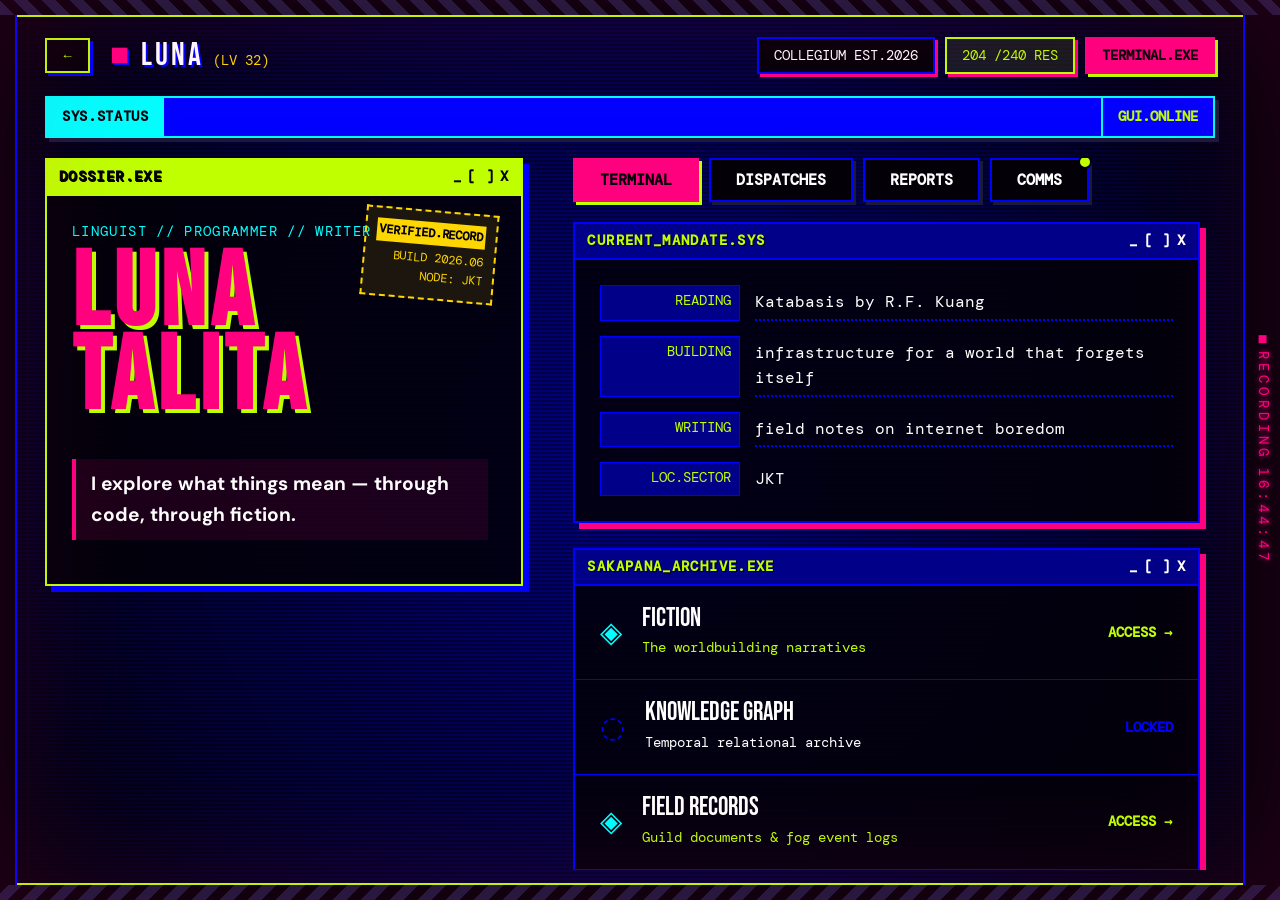
<file: index.html>
<!DOCTYPE html>
<html lang="en">
<head>
    <meta charset="UTF-8">
    <meta name="viewport" content="width=device-width, initial-scale=1.0">
    <title>Sakapana Terminal — LUNA</title>
    <link rel="stylesheet" href="styles/global.css">
    <link rel="preconnect" href="https://fonts.googleapis.com">
    <link rel="preconnect" href="https://fonts.gstatic.com" crossorigin>
    <link href="https://fonts.googleapis.com/css2?family=Bebas+Neue&family=DM+Mono&family=DM+Sans:ital,wght@0,400..700;1,400..700&display=swap" rel="stylesheet">
</head>
<body data-fog="none">
    
    <!-- Technical Frame Overlays -->
    <div class="tech-frame frame-top"></div>
    <div class="tech-frame frame-bottom"></div>
    <div class="tech-frame frame-left"></div>
    <div class="tech-frame frame-right">
        <div class="hud-rec-edge"><span class="pip"></span> RECORDING <span id="clock">[time]</span></div>
    </div>

    <div id="app-container">
        
        <!-- System Bar -->
        <header class="sys-bar">
            <div class="sys-left">
                <button class="sys-btn back-btn" aria-label="Go Back">←</button>
                <div class="sys-id"><span class="moth-glyph crimson">■</span> LUNA <span class="sys-lv">(LV <span id="age">27</span>)</span></div>
            </div>
            <div class="sys-right">
                <div class="sys-pill est-badge">COLLEGIUM EST.2026</div>
                <div class="sys-pill telemetry-res capsule-res"><span id="res-value">0</span>/240 RES</div>
                <div class="sys-pill nav-active">TERMINAL.EXE</div>
            </div>
        </header>

        <!-- Civic Notice Bar -->
        <div class="chrono-feed-wrapper">
            <div class="chrono-label">SYS.STATUS</div>
            <div class="ticker-viewport">
                <div class="chrono-ticker" id="ticker">
                    <span class="ticker-item" id="ticker-date"></span>
                    <span class="ticker-item" id="ticker-moon"></span>
                    <span class="ticker-item">WARD 1 // SEC.JKT // STABLE</span>
                    <span class="ticker-item telemetry-sig">SIG.100</span>
                </div>
            </div>
            <div class="chrono-edge">GUI.ONLINE</div>
        </div>

        <main class="dashboard-grid page-transition">
            
            <div class="dash-left">
                <!-- Identity Panel -->
                <section class="panel identity-panel">
                    <div class="panel-header">
                        <span class="panel-title">DOSSIER.EXE</span>
                        <div class="panel-controls"><span>_</span> <span>[ ]</span> <span>X</span></div>
                    </div>
                    <div class="panel-content">
                        <div class="role-tags">LINGUIST // PROGRAMMER // WRITER</div>
                        <h1 class="hero-name">LUNA<br>TALITA</h1>
                        
                        <div class="identity-stamp">
                            <span class="stamp-title">VERIFIED.RECORD</span>
                            BUILD 2026.06<br>NODE: JKT
                        </div>
                        
                        <p class="tagline">I explore what things mean — through code, through fiction.</p>
                    </div>
                </section>
            </div>

            <div class="dash-right">
                <!-- Top Nav Pills -->
                <nav class="pill-nav">
                    <a href="index.html" class="nav-pill active">TERMINAL</a>
                    <a href="writing.html" class="nav-pill">DISPATCHES</a>
                    <a href="work.html" class="nav-pill">REPORTS</a>
                    <a href="contact.html" class="nav-pill">COMMS <span class="notification-dot"></span></a>
                </nav>

                <!-- Currently Panel (Moved from left) -->
                <section class="panel currently-panel">
                    <div class="panel-header">
                        <span class="panel-title">CURRENT_MANDATE.SYS</span>
                        <div class="panel-controls"><span>_</span> <span>[ ]</span> <span>X</span></div>
                    </div>
                    <div class="panel-content currently-grid">
                        <div class="curr-label">READING</div>
                        <div class="curr-val">Katabasis by R.F. Kuang</div>
                        
                        <div class="curr-label">BUILDING</div>
                        <div class="curr-val">infrastructure for a world that forgets itself</div>
                        
                        <div class="curr-label">WRITING</div>
                        <div class="curr-val">field notes on internet boredom</div>
                        
                        <div class="curr-label">LOC.SECTOR</div>
                        <div class="curr-val" style="border-bottom:none;">JKT</div>
                    </div>
                </section>

                <section class="panel" id="sakapana-archive">
                    <div class="panel-header">
                        <span class="panel-title">SAKAPANA_ARCHIVE.EXE</span>
                        <div class="panel-controls"><span>_</span> <span>[ ]</span> <span>X</span></div>
                    </div>
                    <div class="panel-content" style="padding:0;">
                        <div class="archive-entries">

                            <a class="archive-row" href="./sakapana/fiction/">
                            <div class="archive-sigil">◈</div>
                            <div class="archive-info">
                                <div class="archive-name">FICTION</div>
                                <div class="archive-desc">The worldbuilding narratives</div>
                            </div>
                            <div class="archive-status active">ACCESS →</div>
                            </a>

                            <div class="archive-row locked">
                            <div class="archive-sigil">◌</div>
                            <div class="archive-info">
                                <div class="archive-name">KNOWLEDGE GRAPH</div>
                                <div class="archive-desc">Temporal relational archive</div>
                            </div>
                            <div class="archive-status pending">LOCKED</div>
                            </div>

                            <a class="archive-row" href="./sakapana/field-records/">
                            <div class="archive-sigil">◈</div>
                            <div class="archive-info">
                                <div class="archive-name">FIELD RECORDS</div>
                                <div class="archive-desc">Guild documents &amp; fog event logs</div>
                            </div>
                            <div class="archive-status active">ACCESS →</div>
                            </a>

                            <div class="archive-row locked">
                            <div class="archive-sigil">◌</div>
                            <div class="archive-info">
                                <div class="archive-name">CARTOGRAPHER'S LOG</div>
                                <div class="archive-desc">Lyra's incomplete maps</div>
                            </div>
                            <div class="archive-status pending">LOCKED</div>
                            </div>

                        </div>
                    </div>
                </section>
            </div>
            
        </main>
    </div>
    
    <script src="scripts/fx.js"></script>
</body>
</html>
</file>
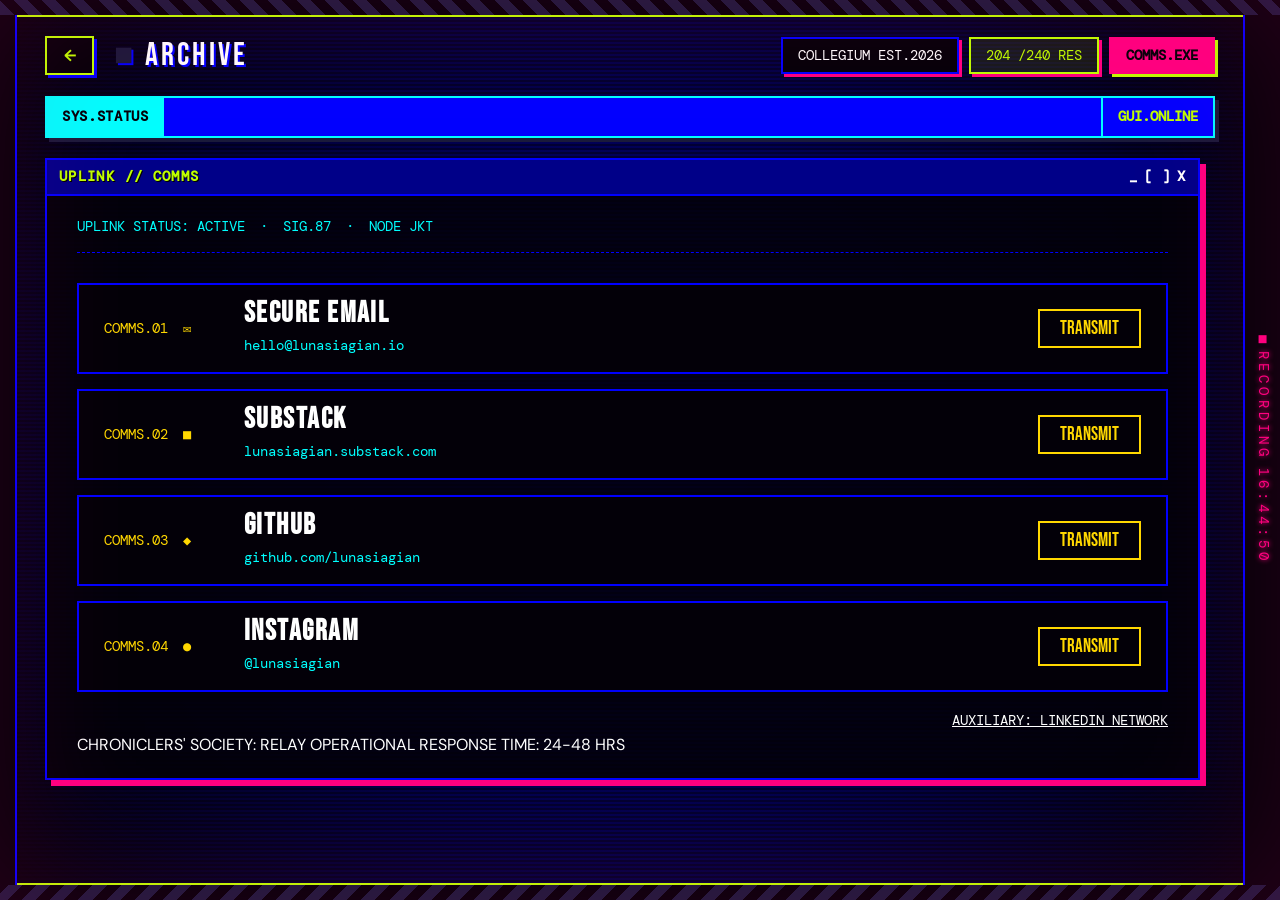
<file: contact.html>
<!DOCTYPE html>
<html lang="en">
<head>
    <meta charset="UTF-8">
    <meta name="viewport" content="width=device-width, initial-scale=1.0">
    <title>COMMS — Sakapana Terminal</title>
    <link rel="stylesheet" href="styles/global.css">
    <link rel="preconnect" href="https://fonts.googleapis.com">
    <link rel="preconnect" href="https://fonts.gstatic.com" crossorigin>
    <link href="https://fonts.googleapis.com/css2?family=Bebas+Neue&family=DM+Mono&family=DM+Sans:ital,wght@0,400..700;1,400..700&display=swap" rel="stylesheet">
</head>
<body data-fog="none">
    
    <div class="tech-frame frame-top"></div>
    <div class="tech-frame frame-bottom"></div>
    <div class="tech-frame frame-left"></div>
    <div class="tech-frame frame-right">
        <div class="hud-rec-edge"><span class="pip"></span> RECORDING <span id="clock">[time]</span></div>
    </div>

    <div id="app-container">
        <header class="sys-bar">
            <div class="sys-left">
                <a href="index.html" class="sys-btn back-btn" style="text-decoration:none;">←</a>
                <div class="sys-id"><span class="moth-glyph grey">■</span> ARCHIVE </div>
            </div>
            <div class="sys-right">
                <div class="sys-pill est-badge">COLLEGIUM EST.2026</div>
                <div class="sys-pill telemetry-res capsule-res"><span id="res-value">0</span>/240 RES</div>
                <div class="sys-pill nav-active">COMMS.EXE</div>
            </div>
        </header>

        <div class="chrono-feed-wrapper">
            <div class="chrono-label">SYS.STATUS</div>
            <div class="ticker-viewport">
                <div class="chrono-ticker">
                    <span class="ticker-item" id="ticker-date"></span>
                    <span class="ticker-item" id="ticker-moon"></span>
                    <span class="ticker-item telemetry-sig">SIG.100</span>
                </div>
            </div>
            <div class="chrono-edge">GUI.ONLINE</div>
        </div>

        <main class="dashboard-grid page-transition">
            <div class="dash-left" style="grid-column: 1 / -1;">
                <section class="panel">
                    <div class="panel-header">
                        <span class="panel-title">UPLINK // COMMS</span>
                        <div class="panel-controls"><span>_</span> <span>[ ]</span> <span>X</span></div>
                    </div>
                    <div class="panel-content comms-container">
                        
                        <div class="comms-header-status">
                            <span>UPLINK STATUS: ACTIVE</span>
                            <span>·</span>
                            <span class="telemetry-sig">SIG.100</span>
                            <span>·</span>
                            <span>NODE JKT</span>
                        </div>

                        <div class="comms-list">
                            <a href="mailto:hello@lunasiagian.io" class="comms-row">
                                <div class="comms-left">
                                    <span>COMMS.01</span>
                                    <span class="moth-glyph">✉</span>
                                </div>
                                <div class="comms-middle">
                                    <h3>SECURE EMAIL</h3>
                                    <p>hello@lunasiagian.io</p>
                                </div>
                                <div class="comms-right">
                                    <button class="transmit-btn">TRANSMIT</button>
                                </div>
                            </a>

                            <a href="https://lunasiagian.substack.com" target="_blank" class="comms-row">
                                <div class="comms-left">
                                    <span>COMMS.02</span>
                                    <span class="moth-glyph">■</span>
                                </div>
                                <div class="comms-middle">
                                    <h3>SUBSTACK</h3>
                                    <p>lunasiagian.substack.com</p>
                                </div>
                                <div class="comms-right">
                                    <button class="transmit-btn">TRANSMIT</button>
                                </div>
                            </a>

                            <a href="https://github.com/lunasiagian" target="_blank" class="comms-row">
                                <div class="comms-left">
                                    <span>COMMS.03</span>
                                    <span class="moth-glyph">◆</span>
                                </div>
                                <div class="comms-middle">
                                    <h3>GITHUB</h3>
                                    <p>github.com/lunasiagian</p>
                                </div>
                                <div class="comms-right">
                                    <button class="transmit-btn">TRANSMIT</button>
                                </div>
                            </a>

                            <a href="https://instagram.com/lunasiagian" target="_blank" class="comms-row">
                                <div class="comms-left">
                                    <span>COMMS.04</span>
                                    <span class="moth-glyph">●</span>
                                </div>
                                <div class="comms-middle">
                                    <h3>INSTAGRAM</h3>
                                    <p>@lunasiagian</p>
                                </div>
                                <div class="comms-right">
                                    <button class="transmit-btn">TRANSMIT</button>
                                </div>
                            </a>
                        </div>

                        <div class="comms-linkedin">
                            <a href="https://linkedin.com/in/lunasiagian" target="_blank">AUXILIARY: LINKEDIN NETWORK</a>
                        </div>
                        
                        <div class="comms-footer">
                            <span>CHRONICLERS' SOCIETY: RELAY OPERATIONAL</span>
                            <span>RESPONSE TIME: 24-48 HRS</span>
                        </div>

                    </div>
                </section>
            </div>
        </main>
    </div>
    
    <script src="scripts/fx.js"></script>
</body>
</html>
</file>
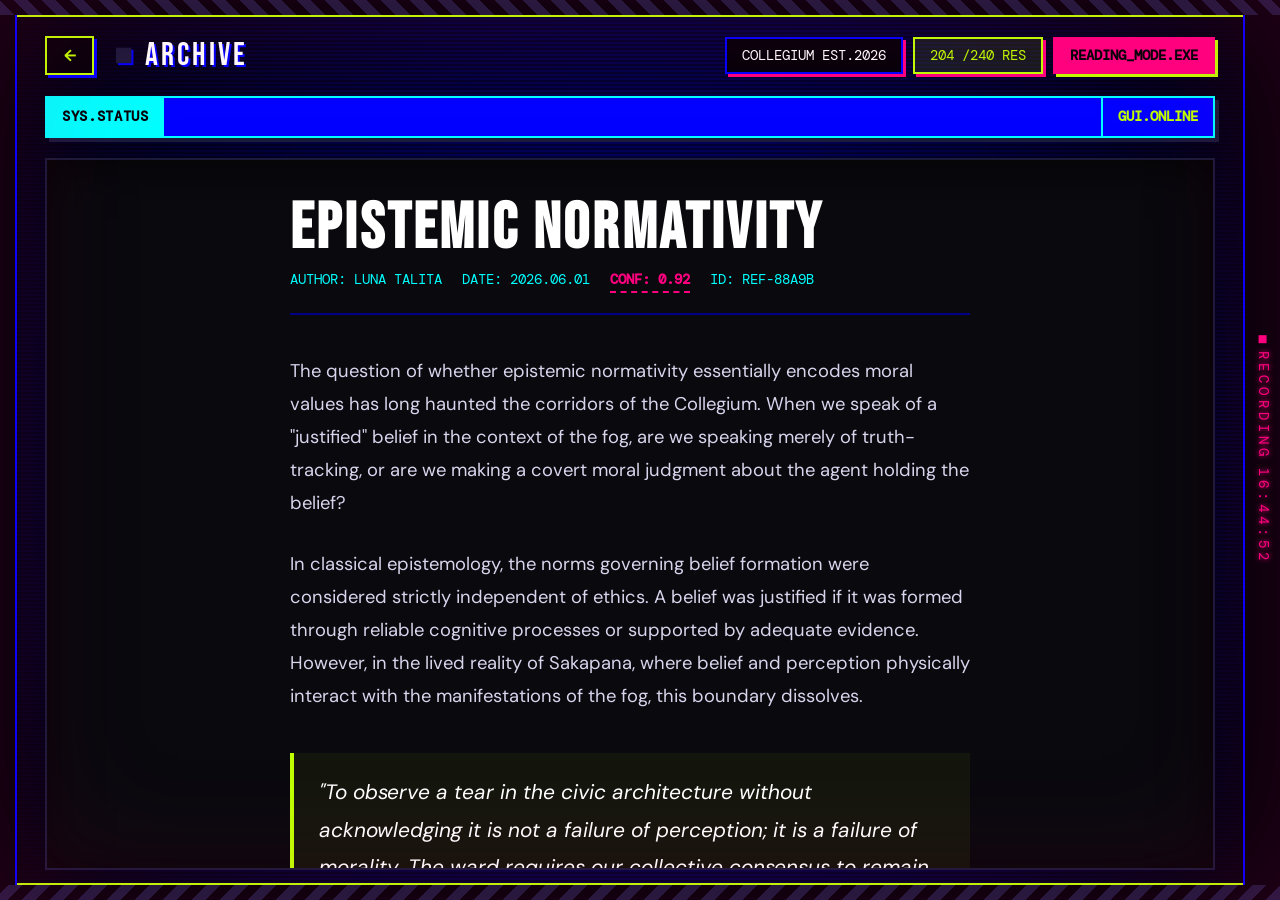
<file: dispatch-entry.html>
<!DOCTYPE html>
<html lang="en">
<head>
    <meta charset="UTF-8">
    <meta name="viewport" content="width=device-width, initial-scale=1.0">
    <title>Epistemic Normativity — Sakapana Terminal</title>
    <link rel="stylesheet" href="styles/global.css">
    <link rel="preconnect" href="https://fonts.googleapis.com">
    <link rel="preconnect" href="https://fonts.gstatic.com" crossorigin>
    <link href="https://fonts.googleapis.com/css2?family=Bebas+Neue&family=DM+Mono&family=DM+Sans:ital,wght@0,400..700;1,400..700&display=swap" rel="stylesheet">
</head>
<body data-fog="none">
    
    <div class="tech-frame frame-top"></div>
    <div class="tech-frame frame-bottom"></div>
    <div class="tech-frame frame-left"></div>
    <div class="tech-frame frame-right">
        <div class="hud-rec-edge"><span class="pip"></span> RECORDING <span id="clock">[time]</span></div>
    </div>

    <div id="app-container">
        <header class="sys-bar">
            <div class="sys-left">
                <a href="writing.html" class="sys-btn back-btn" style="text-decoration:none;">←</a>
                <div class="sys-id"><span class="moth-glyph grey">■</span> ARCHIVE </div>
            </div>
            <div class="sys-right">
                <div class="sys-pill est-badge">COLLEGIUM EST.2026</div>
                <div class="sys-pill telemetry-res capsule-res"><span id="res-value">0</span>/240 RES</div>
                <div class="sys-pill nav-active">READING_MODE.EXE</div>
            </div>
        </header>

        <div class="chrono-feed-wrapper">
            <div class="chrono-label">SYS.STATUS</div>
            <div class="ticker-viewport">
                <div class="chrono-ticker">
                    <span class="ticker-item" id="ticker-date"></span>
                    <span class="ticker-item" id="ticker-moon"></span>
                    <span class="ticker-item telemetry-sig">SIG.100</span>
                </div>
            </div>
            <div class="chrono-edge">GUI.ONLINE</div>
        </div>

        <main class="dashboard-grid page-transition" style="display: flex;">
            <div class="document-viewer">
                <header class="doc-header">
                    <h1 class="doc-title">EPISTEMIC NORMATIVITY</h1>
                    <div class="doc-meta">
                        <span>AUTHOR: LUNA TALITA</span>
                        <span>DATE: 2026.06.01</span>
                        <span class="fog-uncertain" data-conf="0.92">CONF: 0.92</span>
                        <span>ID: REF-88A9B</span>
                    </div>
                </header>

                <div class="doc-body">
                    <p>The question of whether epistemic normativity essentially encodes moral values has long haunted the corridors of the Collegium. When we speak of a "justified" belief in the context of the fog, are we speaking merely of truth-tracking, or are we making a covert moral judgment about the agent holding the belief?</p>

                    <p>In classical epistemology, the norms governing belief formation were considered strictly independent of ethics. A belief was justified if it was formed through reliable cognitive processes or supported by adequate evidence. However, in the lived reality of Sakapana, where belief and perception physically interact with the manifestations of the fog, this boundary dissolves.</p>

                    <blockquote>
                        "To observe a tear in the civic architecture without acknowledging it is not a failure of perception; it is a failure of morality. The ward requires our collective consensus to remain stable."<br>
                        — <em>Collegium Primer, Volume II</em>
                    </blockquote>

                    <p>Consider the phenomenon of a <a href="#">Class IV manifestation</a>. If a Surveyor refuses to believe their telemetry data, dismissing a massive structural anomaly as a sensor glitch, their epistemic failure has immediate, catastrophic moral consequences. The collapse of the ward is directly precipitated by the failure to adhere to the epistemic norm of evidence-responsiveness.</p>

                    <p>It is my contention that within this architecture, there is no purely epistemic failure. To believe falsely, when the truth is physically binding the civic infrastructure together, is an act of civic betrayal. The 'ought' of belief is inextricably bound to the 'ought' of survival.</p>

                    <p>We must therefore reconstruct our understanding of logic not as a mere abstract calculus of truth values, but as the foundational ethics of our physical reality. To be illogical here is not merely to be wrong; it is to be dangerous.</p>
                </div>
            </div>
        </main>
    </div>
    
    <script src="scripts/fx.js"></script>
</body>
</html>
</file>
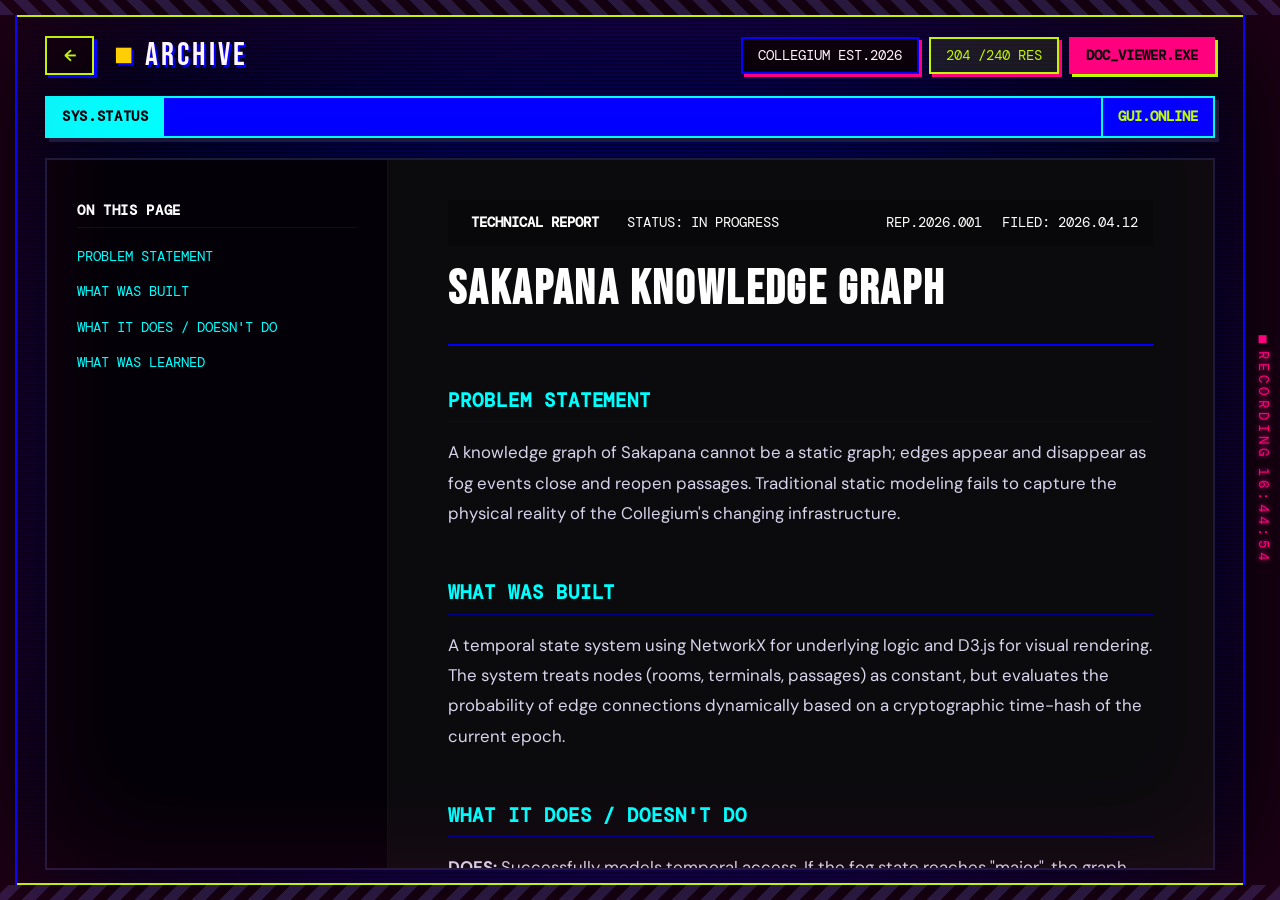
<file: report-entry.html>
<!DOCTYPE html>
<html lang="en">
<head>
    <meta charset="UTF-8">
    <meta name="viewport" content="width=device-width, initial-scale=1.0">
    <title>Sakapana Knowledge Graph — Sakapana Terminal</title>
    <link rel="stylesheet" href="styles/global.css">
    <link rel="preconnect" href="https://fonts.googleapis.com">
    <link rel="preconnect" href="https://fonts.gstatic.com" crossorigin>
    <link href="https://fonts.googleapis.com/css2?family=Bebas+Neue&family=DM+Mono&family=DM+Sans:ital,wght@0,400..700;1,400..700&display=swap" rel="stylesheet">
</head>
<body data-fog="none">
    
    <div class="tech-frame frame-top"></div>
    <div class="tech-frame frame-bottom"></div>
    <div class="tech-frame frame-left"></div>
    <div class="tech-frame frame-right">
        <div class="hud-rec-edge"><span class="pip"></span> RECORDING <span id="clock">[time]</span></div>
    </div>

    <div id="app-container">
        <header class="sys-bar">
            <div class="sys-left">
                <a href="work.html" class="sys-btn back-btn" style="text-decoration:none;">←</a>
                <div class="sys-id"><span class="moth-glyph amber">■</span> ARCHIVE </div>
            </div>
            <div class="sys-right">
                <div class="sys-pill est-badge">COLLEGIUM EST.2026</div>
                <div class="sys-pill telemetry-res capsule-res"><span id="res-value">0</span>/240 RES</div>
                <div class="sys-pill nav-active">DOC_VIEWER.EXE</div>
            </div>
        </header>

        <div class="chrono-feed-wrapper">
            <div class="chrono-label">SYS.STATUS</div>
            <div class="ticker-viewport">
                <div class="chrono-ticker">
                    <span class="ticker-item" id="ticker-date"></span>
                    <span class="ticker-item" id="ticker-moon"></span>
                    <span class="ticker-item telemetry-sig">SIG.100</span>
                </div>
            </div>
            <div class="chrono-edge">GUI.ONLINE</div>
        </div>

        <main class="dashboard-grid page-transition" style="display: flex;">
            <div class="report-document">
                
                <!-- Programming Docs Sidebar -->
                <aside class="report-sidebar">
                    <nav class="report-toc">
                        <h3>ON THIS PAGE</h3>
                        <ul>
                            <li><a href="#problem">PROBLEM STATEMENT</a></li>
                            <li><a href="#build">WHAT WAS BUILT</a></li>
                            <li><a href="#limits">WHAT IT DOES / DOESN'T DO</a></li>
                            <li><a href="#learned">WHAT WAS LEARNED</a></li>
                        </ul>
                    </nav>
                </aside>

                <!-- Documentation Content Pane -->
                <div class="report-content-pane">
                    <header class="report-cover">
                        <div class="report-cover-meta">
                            <div class="report-cover-meta-left">
                                <span class="report-tag">TECHNICAL REPORT</span>
                                <span>STATUS: IN PROGRESS</span>
                            </div>
                            <div class="report-cover-meta-right">
                                <span>REP.2026.001</span>
                                <span>FILED: 2026.04.12</span>
                            </div>
                        </div>
                        <h1 class="report-cover-title">SAKAPANA KNOWLEDGE GRAPH</h1>
                    </header>

                    <div class="report-body">
                        <section class="report-section" id="problem">
                            <h2 class="report-section-label">PROBLEM STATEMENT</h2>
                            <p>A knowledge graph of Sakapana cannot be a static graph; edges appear and disappear as fog events close and reopen passages. Traditional static modeling fails to capture the physical reality of the Collegium's changing infrastructure.</p>
                        </section>

                        <section class="report-section" id="build">
                            <h2 class="report-section-label">WHAT WAS BUILT</h2>
                            <p>A temporal state system using NetworkX for underlying logic and D3.js for visual rendering. The system treats nodes (rooms, terminals, passages) as constant, but evaluates the probability of edge connections dynamically based on a cryptographic time-hash of the current epoch.</p>
                        </section>

                        <section class="report-section" id="limits">
                            <h2 class="report-section-label">WHAT IT DOES / DOESN'T DO</h2>
                            <p><strong>DOES:</strong> Successfully models temporal access. If the fog state reaches "major", the graph isolates the outer wards automatically.<br>
                            <strong>DOESN'T:</strong> The system does not yet support full text search on node metadata, limiting its use as a primary archival tool.</p>
                        </section>

                        <section class="report-section report-insight" id="learned">
                            <h2 class="report-section-label">WHAT WAS LEARNED</h2>
                            <p>When you build a system where the data structure physically alters itself based on environmental conditions, you stop treating it like a database and start treating it like an organism. The logic required to manage "disappearing data" without triggering system fatal errors taught me that graceful degradation isn't just a UI principle—it's a fundamental architectural requirement for resilient systems.</p>
                        </section>
                    </div>
                    
                    <footer class="report-footer">
                        <a href="#" class="report-btn">LIVE DEMO ↗</a>
                        <a href="#" class="report-btn" style="background:transparent; border-color:var(--royal); color:var(--cyan);">GITHUB REPO ↗</a>
                    </footer>
                </div>

            </div>
        </main>
    </div>
    
    <script src="scripts/fx.js"></script>
</body>
</html>
</file>
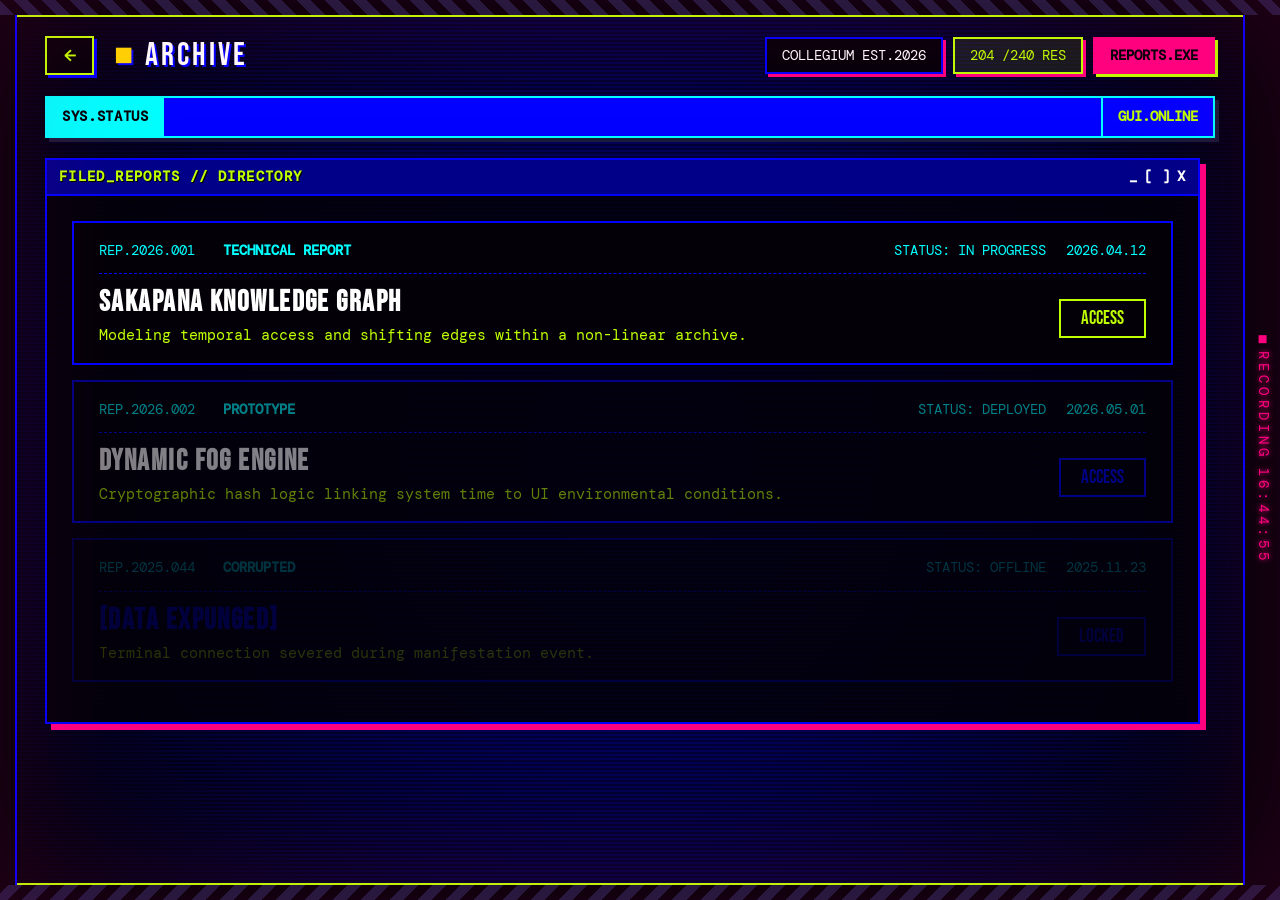
<file: work.html>
<!DOCTYPE html>
<html lang="en">
<head>
    <meta charset="UTF-8">
    <meta name="viewport" content="width=device-width, initial-scale=1.0">
    <title>Reports — Sakapana Terminal</title>
    <link rel="stylesheet" href="styles/global.css">
    <link rel="preconnect" href="https://fonts.googleapis.com">
    <link rel="preconnect" href="https://fonts.gstatic.com" crossorigin>
    <link href="https://fonts.googleapis.com/css2?family=Bebas+Neue&family=DM+Mono&family=DM+Sans:ital,wght@0,400..700;1,400..700&display=swap" rel="stylesheet">
</head>
<body data-fog="none">
    
    <div class="tech-frame frame-top"></div>
    <div class="tech-frame frame-bottom"></div>
    <div class="tech-frame frame-left"></div>
    <div class="tech-frame frame-right">
        <div class="hud-rec-edge"><span class="pip"></span> RECORDING <span id="clock">[time]</span></div>
    </div>

    <div id="app-container">
        <header class="sys-bar">
            <div class="sys-left">
                <a href="index.html" class="sys-btn back-btn" style="text-decoration:none;">←</a>
                <div class="sys-id"><span class="moth-glyph amber">■</span> ARCHIVE </div>
            </div>
            <div class="sys-right">
                <div class="sys-pill est-badge">COLLEGIUM EST.2026</div>
                <div class="sys-pill telemetry-res capsule-res"><span id="res-value">0</span>/240 RES</div>
                <div class="sys-pill nav-active">REPORTS.EXE</div>
            </div>
        </header>

        <div class="chrono-feed-wrapper">
            <div class="chrono-label">SYS.STATUS</div>
            <div class="ticker-viewport">
                <div class="chrono-ticker">
                    <span class="ticker-item" id="ticker-date"></span>
                    <span class="ticker-item" id="ticker-moon"></span>
                    <span class="ticker-item telemetry-sig">SIG.100</span>
                </div>
            </div>
            <div class="chrono-edge">GUI.ONLINE</div>
        </div>

        <main class="dashboard-grid page-transition">
            <div class="dash-left" style="grid-column: 1 / -1;">
                <section class="panel">
                    <div class="panel-header">
                        <span class="panel-title">FILED_REPORTS // DIRECTORY</span>
                        <div class="panel-controls"><span>_</span> <span>[ ]</span> <span>X</span></div>
                    </div>
                    <div class="panel-content subpage-container" style="padding: 25px;">
                        
                        <div class="report-list">
                            <!-- Report 1 -->
                            <a href="report-entry.html" class="report-card">
                                <div class="report-card-top">
                                    <div class="report-cover-meta-left">
                                        <span>REP.2026.001</span>
                                        <span class="report-tag">TECHNICAL REPORT</span>
                                    </div>
                                    <div class="report-cover-meta-right">
                                        <span>STATUS: IN PROGRESS</span>
                                        <span>2026.04.12</span>
                                    </div>
                                </div>
                                <div class="report-card-middle">
                                    <div class="report-card-info">
                                        <h3>SAKAPANA KNOWLEDGE GRAPH</h3>
                                        <p>Modeling temporal access and shifting edges within a non-linear archive.</p>
                                    </div>
                                    <div class="report-card-action">
                                        <button class="transmit-btn">ACCESS</button>
                                    </div>
                                </div>
                            </a>
                            
                            <!-- Report 2 -->
                            <a href="#" class="report-card" style="opacity: 0.5;">
                                <div class="report-card-top">
                                    <div class="report-cover-meta-left">
                                        <span>REP.2026.002</span>
                                        <span class="report-tag">PROTOTYPE</span>
                                    </div>
                                    <div class="report-cover-meta-right">
                                        <span>STATUS: DEPLOYED</span>
                                        <span>2026.05.01</span>
                                    </div>
                                </div>
                                <div class="report-card-middle">
                                    <div class="report-card-info">
                                        <h3>DYNAMIC FOG ENGINE</h3>
                                        <p>Cryptographic hash logic linking system time to UI environmental conditions.</p>
                                    </div>
                                    <div class="report-card-action">
                                        <button class="transmit-btn" style="border-color:var(--royal); color:var(--royal);">ACCESS</button>
                                    </div>
                                </div>
                            </a>

                            <!-- Report 3 -->
                            <a href="#" class="report-card" style="opacity: 0.2; pointer-events: none;">
                                <div class="report-card-top">
                                    <div class="report-cover-meta-left">
                                        <span>REP.2025.044</span>
                                        <span class="report-tag" style="background:var(--crimson);">CORRUPTED</span>
                                    </div>
                                    <div class="report-cover-meta-right">
                                        <span>STATUS: OFFLINE</span>
                                        <span>2025.11.23</span>
                                    </div>
                                </div>
                                <div class="report-card-middle">
                                    <div class="report-card-info">
                                        <h3 style="color:var(--royal);">[DATA EXPUNGED]</h3>
                                        <p>Terminal connection severed during manifestation event.</p>
                                    </div>
                                    <div class="report-card-action">
                                        <button class="transmit-btn" style="border-color:var(--royal); color:var(--royal);">LOCKED</button>
                                    </div>
                                </div>
                            </a>
                        </div>

                    </div>
                </section>
            </div>
        </main>
    </div>
    
    <script src="scripts/fx.js"></script>
</body>
</html>
</file>
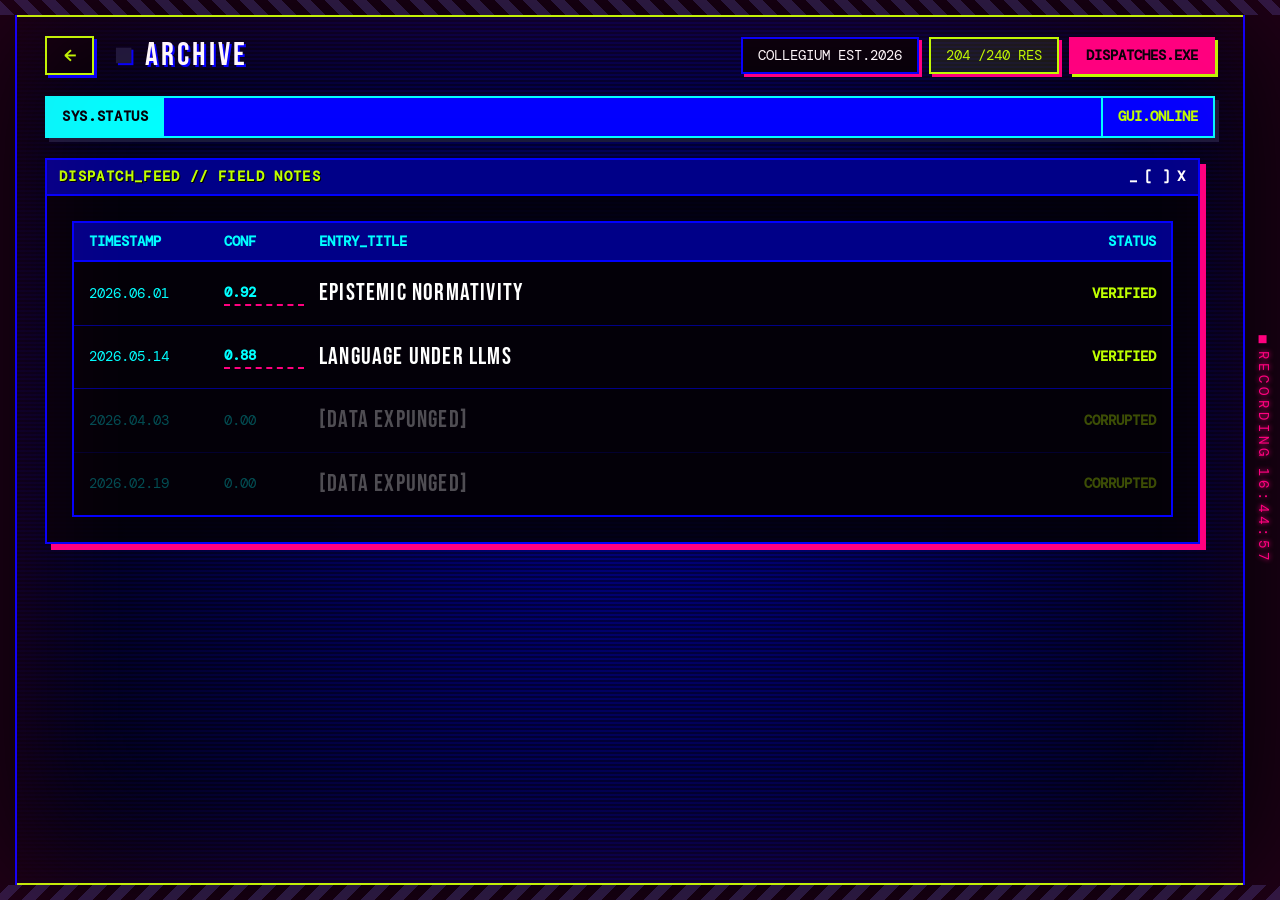
<file: writing.html>
<!DOCTYPE html>
<html lang="en">
<head>
    <meta charset="UTF-8">
    <meta name="viewport" content="width=device-width, initial-scale=1.0">
    <title>Writing — Sakapana Terminal</title>
    <link rel="stylesheet" href="styles/global.css">
    <link rel="preconnect" href="https://fonts.googleapis.com">
    <link rel="preconnect" href="https://fonts.gstatic.com" crossorigin>
    <link href="https://fonts.googleapis.com/css2?family=Bebas+Neue&family=DM+Mono&family=DM+Sans:ital,wght@0,400..700;1,400..700&display=swap" rel="stylesheet">
</head>
<body data-fog="none">
    
    <div class="tech-frame frame-top"></div>
    <div class="tech-frame frame-bottom"></div>
    <div class="tech-frame frame-left"></div>
    <div class="tech-frame frame-right">
        <div class="hud-rec-edge"><span class="pip"></span> RECORDING <span id="clock">[time]</span></div>
    </div>

    <div id="app-container">
        <header class="sys-bar">
            <div class="sys-left">
                <a href="index.html" class="sys-btn back-btn" style="text-decoration:none;">←</a>
                <div class="sys-id"><span class="moth-glyph grey">■</span> ARCHIVE </div>
            </div>
            <div class="sys-right">
                <div class="sys-pill est-badge">COLLEGIUM EST.2026</div>
                <div class="sys-pill telemetry-res capsule-res"><span id="res-value">0</span>/240 RES</div>
                <div class="sys-pill nav-active">DISPATCHES.EXE</div>
            </div>
        </header>

        <div class="chrono-feed-wrapper">
            <div class="chrono-label">SYS.STATUS</div>
            <div class="ticker-viewport">
                <div class="chrono-ticker">
                    <span class="ticker-item" id="ticker-date"></span>
                    <span class="ticker-item" id="ticker-moon"></span>
                    <span class="ticker-item telemetry-sig">SIG.100</span>
                </div>
            </div>
            <div class="chrono-edge">GUI.ONLINE</div>
        </div>

        <main class="dashboard-grid page-transition">
            <div class="dash-left" style="grid-column: 1 / -1;">
                <section class="panel">
                    <div class="panel-header">
                        <span class="panel-title">DISPATCH_FEED // FIELD NOTES</span>
                        <div class="panel-controls"><span>_</span> <span>[ ]</span> <span>X</span></div>
                    </div>
                    <div class="panel-content subpage-container" style="padding: 25px;">
                        
                        <div class="ledger-header">
                            <div class="ledger-col">TIMESTAMP</div>
                            <div class="ledger-col">CONF</div>
                            <div class="ledger-col">ENTRY_TITLE</div>
                            <div class="ledger-col" style="text-align: right;">STATUS</div>
                        </div>
                        
                        <div class="ledger-feed">
                            <a href="dispatch-entry.html" class="ledger-row">
                                <div class="ledger-col">2026.06.01</div>
                                <div class="ledger-col fog-uncertain" data-conf="0.92">0.92</div>
                                <div class="ledger-title">EPISTEMIC NORMATIVITY</div>
                                <div class="ledger-status">VERIFIED</div>
                            </a>

                            <a href="dispatch-entry.html" class="ledger-row">
                                <div class="ledger-col">2026.05.14</div>
                                <div class="ledger-col fog-uncertain" data-conf="0.88">0.88</div>
                                <div class="ledger-title">LANGUAGE UNDER LLMS</div>
                                <div class="ledger-status">VERIFIED</div>
                            </a>

                            <a href="#" class="ledger-row" style="opacity: 0.3; pointer-events: none;">
                                <div class="ledger-col">2026.04.03</div>
                                <div class="ledger-col">0.00</div>
                                <div class="ledger-title">[DATA EXPUNGED]</div>
                                <div class="ledger-status">CORRUPTED</div>
                            </a>
                            
                            <a href="#" class="ledger-row" style="opacity: 0.3; pointer-events: none;">
                                <div class="ledger-col">2026.02.19</div>
                                <div class="ledger-col">0.00</div>
                                <div class="ledger-title">[DATA EXPUNGED]</div>
                                <div class="ledger-status">CORRUPTED</div>
                            </a>
                        </div>

                    </div>
                </section>
            </div>
        </main>
    </div>
    
    <script src="scripts/fx.js"></script>
</body>
</html>
</file>
<file: styles/global.css>
:root {
    --void: #030008;
    --royal: #0000FF;
    --royal-dim: #000088;
    --acid: #BFFF00;
    --hot: #FF007F;
    --hot-dim: #880044;
    --cyber: #FFD700;
    --cyan: #00FFFF;
    --grid: #1A1A3A;
    --white: #FFFFFF;
    --black: #000000;

    --font-display: 'Bebas Neue', sans-serif;
    --font-body: 'DM Sans', sans-serif;
    --font-meta: 'DM Mono', monospace;

    --veil-edge-opacity: 0;
}

body[data-fog='minor'] { --veil-edge-opacity: 0.15; }
body[data-fog='moderate'] { --veil-edge-opacity: 0.4; }
body[data-fog='major'] { --veil-edge-opacity: 0.8; }

body {
    background-color: var(--void);
    color: var(--white);
    font-family: var(--font-body);
    margin: 0;
    padding: 0;
    line-height: 1.6;
    height: 100vh;
    overflow: hidden; /* LOCK LAYOUT */
    background-image: 
        repeating-linear-gradient(0deg, transparent, transparent 2px, rgba(0, 0, 0, 0.4) 2px, rgba(0, 0, 0, 0.4) 4px),
        radial-gradient(circle at 50% 50%, var(--royal-dim) 0%, var(--void) 100%);
    background-size: 100% 4px, 100% 100%;
}

/* Custom Webkit Scrollbar */
::-webkit-scrollbar {
    width: 12px;
    background: var(--void);
    border-left: 2px solid var(--royal);
}
::-webkit-scrollbar-thumb {
    background: var(--hot);
    border: 2px solid var(--void);
}
::-webkit-scrollbar-thumb:hover {
    background: var(--acid);
}

/* Veil Edge Bleed Effect (Anime/Y2K intensity) */
body::after {
    content: '';
    position: fixed;
    top: 0; left: 0; right: 0; bottom: 0;
    box-shadow: inset 0 0 150px rgba(255, 0, 127, var(--veil-edge-opacity));
    pointer-events: none;
    z-index: 999;
    transition: box-shadow 0.5s ease;
}

h1, h2, h3, h4 {
    font-family: var(--font-display);
    color: var(--white);
    letter-spacing: 0.05em;
    margin: 0 0 0.5em 0;
}

a {
    color: var(--acid);
    text-decoration: none;
    transition: all 0.1s ease;
}
a:hover { color: var(--hot); }

/* Retrofuturist Technical Framing */
.tech-frame {
    position: fixed;
    pointer-events: none;
    z-index: 10;
}
.frame-top {
    top: 0; left: 0; right: 0; height: 15px;
    background: repeating-linear-gradient(45deg, var(--grid), var(--grid) 10px, var(--void) 10px, var(--void) 20px);
    border-bottom: 2px solid var(--acid);
}
.frame-bottom {
    bottom: 0; left: 0; right: 0; height: 15px;
    background: repeating-linear-gradient(-45deg, var(--grid), var(--grid) 10px, var(--void) 10px, var(--void) 20px);
    border-top: 2px solid var(--acid);
}
.frame-left {
    top: 15px; bottom: 15px; left: 0; width: 15px;
    border-right: 2px solid var(--royal);
    background: var(--void);
}
.frame-right {
    top: 15px; bottom: 15px; right: 0; width: 35px; /* Thicker for recording text */
    border-left: 2px solid var(--royal);
    background: var(--void);
    display: flex;
    justify-content: center;
    align-items: center;
}

.hud-rec-edge {
    transform: rotate(90deg);
    font-family: var(--font-meta);
    color: var(--hot);
    font-size: 0.85rem;
    letter-spacing: 0.3em;
    white-space: nowrap;
    text-shadow: 0 0 5px var(--hot);
    display: flex;
    align-items: center;
    gap: 8px;
}
.pip {
    display: inline-block;
    width: 8px; height: 8px;
    background-color: var(--hot);
    animation: pulse 1s infinite steps(2);
}
@keyframes pulse { 0%, 100% { opacity: 1; } 50% { opacity: 0; } }

/* App Container */
#app-container {
    padding: 30px 65px 30px 45px; /* Offset for frames */
    height: 100vh;
    box-sizing: border-box;
    display: flex;
    flex-direction: column;
    max-width: 1600px;
    margin: 0 auto;
}

/* System Bar */
.sys-bar {
    display: flex;
    justify-content: space-between;
    margin-bottom: 15px;
}
.sys-left, .sys-right {
    display: flex;
    align-items: center;
    gap: 10px;
}
.sys-btn {
    background: var(--void);
    border: 2px solid var(--acid);
    box-shadow: 3px 3px 0 var(--royal);
    color: var(--acid);
    width: 45px; height: 35px;
    cursor: pointer;
    font-weight: bold;
    display: flex; align-items: center; justify-content: center;
    transition: all 0.1s;
}
.sys-btn:hover { background: var(--acid); color: var(--void); transform: translate(2px, 2px); box-shadow: 1px 1px 0 var(--royal); }
.sys-id {
    font-family: var(--font-display);
    font-size: 2rem;
    letter-spacing: 0.1em;
    color: var(--white);
    text-shadow: 2px 2px 0 var(--royal);
    margin-left: 10px;
}
.sys-lv { font-family: var(--font-meta); font-size: 0.9rem; color: var(--cyber); letter-spacing: normal; text-shadow: none; }

.sys-pill {
    background: var(--void);
    border: 2px solid var(--royal);
    padding: 6px 15px;
    font-family: var(--font-meta);
    font-size: 0.85rem;
    color: var(--white);
    display: flex;
    align-items: center;
    gap: 8px;
    box-shadow: 3px 3px 0 var(--hot);
}
.nav-active {
    background: var(--hot);
    color: var(--void);
    border-color: var(--hot);
    font-weight: bold;
    box-shadow: 3px 3px 0 var(--acid);
}

/* Civic Notice Bar (Chrono Feed) - High Contrast Data Track */
.chrono-feed-wrapper {
    display: flex;
    align-items: center;
    background: var(--royal);
    border: 2px solid var(--cyan);
    margin-bottom: 20px;
    font-family: var(--font-meta);
    font-size: 0.85rem;
    color: var(--white);
    box-shadow: 4px 4px 0 var(--grid);
    position: relative;
    overflow: hidden;
}
.chrono-label {
    background: var(--cyan);
    color: var(--void);
    padding: 8px 15px;
    font-weight: bold;
    letter-spacing: 0.05em;
    position: relative;
    z-index: 10;
}
.ticker-viewport {
    flex: 1;
    overflow: hidden;
    white-space: nowrap;
    position: relative;
}
.chrono-ticker {
    display: inline-block;
    padding-left: 100%;
    animation: marquee 15s linear infinite;
    padding-top: 8px;
    padding-bottom: 8px;
}
@keyframes marquee {
    0% { transform: translateX(0); }
    100% { transform: translateX(-100%); }
}
.ticker-item { 
    display: inline-block;
    border-right: 1px solid var(--cyan); 
    padding-right: 25px; 
    margin-right: 25px; 
}
.chrono-edge {
    background: var(--royal);
    text-align: right;
    color: var(--acid);
    font-weight: bold;
    padding: 8px 15px;
    border-left: 2px solid var(--cyan);
    position: relative;
    z-index: 10;
}

/* Dashboard Grid */
.dashboard-grid {
    display: grid;
    grid-template-columns: 1fr 1.3fr;
    gap: 35px;
    flex: 1;
    overflow-y: hidden; /* Lock the main grid */
    min-height: 0;
}
.dash-left, .dash-right {
    display: flex;
    flex-direction: column;
    height: 100%;
    min-height: 0;
}
.dash-left { overflow-y: auto; padding-right: 15px; padding-bottom: 20px;}
.dash-right { overflow-y: auto; padding-right: 15px; padding-bottom: 20px; }

/* Retro-OS Panels */
.panel {
    background: rgba(3, 0, 8, 0.85); /* Slightly transparent void */
    border: 2px solid var(--royal);
    box-shadow: 6px 6px 0 var(--hot);
    display: flex;
    flex-direction: column;
    position: relative;
    margin-bottom: 25px;
}
.panel-header {
    font-family: var(--font-meta);
    font-size: 0.85rem;
    color: var(--white);
    padding: 6px 12px;
    border-bottom: 2px solid var(--royal);
    letter-spacing: 0.1em;
    display: flex;
    justify-content: space-between;
    align-items: center;
    background: var(--royal-dim);
}
.panel-title { font-weight: bold; color: var(--acid); text-shadow: 1px 1px 0 var(--black); }
.panel-controls { display: flex; gap: 5px; color: var(--white); font-weight: bold; }
.panel-content {
    padding: 25px;
    flex: 1;
    overflow-y: auto; /* Allow internal scrolling for panel content */
}

/* Identity Panel */
.identity-panel {
    border-color: var(--acid);
    box-shadow: 6px 6px 0 var(--royal);
}
.identity-panel .panel-header { background: var(--acid); border-color: var(--acid); }
.identity-panel .panel-title { color: var(--void); }
.identity-panel .panel-controls { color: var(--void); }

.role-tags {
    font-family: var(--font-meta);
    font-size: 0.85rem;
    color: var(--cyan);
    margin-bottom: 10px;
    letter-spacing: 0.1em;
}
.hero-name {
    font-size: 6.5rem;
    line-height: 0.8;
    margin-bottom: 25px;
    color: var(--hot);
    text-shadow: 4px 4px 0 var(--acid);
}
.identity-stamp {
    position: absolute;
    right: 25px;
    top: 50px;
    font-family: var(--font-meta);
    color: var(--cyber);
    font-size: 0.75rem;
    text-align: right;
    border: 2px dashed var(--cyber);
    padding: 10px;
    background: rgba(255, 215, 0, 0.1);
    transform: rotate(5deg);
}
.stamp-title { color: var(--white); display: block; margin-bottom: 4px; font-weight: bold; background: var(--cyber); color: var(--void); padding: 2px; }

.tagline {
    font-size: 1.2rem;
    color: var(--white);
    border-left: 4px solid var(--hot);
    padding-left: 15px;
    margin-top: 40px;
    max-width: 90%;
    font-weight: bold;
    background: rgba(255, 0, 127, 0.1);
    padding: 10px 15px;
}

/* Currently Panel */
.currently-grid {
    display: grid;
    grid-template-columns: 140px 1fr;
    gap: 15px;
    font-family: var(--font-meta);
}
.curr-label {
    font-size: 0.85rem;
    color: var(--acid);
    background: var(--royal-dim);
    padding: 4px 8px;
    border: 1px solid var(--royal);
    text-align: right;
}
.curr-val {
    color: var(--white);
    padding: 4px 0;
    border-bottom: 2px dotted var(--royal);
}

/* Advanced Nav Tabs - Acid Style */
.pill-nav {
    display: flex;
    gap: 10px;
    margin-bottom: 20px;
}
.nav-pill {
    background: var(--void);
    border: 2px solid var(--royal);
    box-shadow: 3px 3px 0 var(--grid);
    color: var(--white);
    padding: 8px 25px;
    font-family: var(--font-meta);
    font-size: 0.95rem;
    font-weight: bold;
    transition: all 0.1s;
    position: relative;
}
.nav-pill:hover, .nav-pill:focus-visible {
    background: var(--royal-dim);
    transform: translate(2px, 2px);
    box-shadow: 1px 1px 0 var(--grid);
}
.nav-pill.active {
    background: var(--hot);
    color: var(--void);
    border-color: var(--hot);
    box-shadow: 3px 3px 0 var(--acid);
}
.notification-dot {
    position: absolute;
    top: -5px; right: -5px;
    width: 10px; height: 10px;
    background: var(--acid);
    border: 2px solid var(--void);
    border-radius: 50%;
}

/* Feed Registry Panel */
.registry-panel {
    flex: 1; /* Take up remaining height */
    overflow: hidden; /* Hide overflow so content can scroll */
}
.registry-title {
    font-size: 2.5rem;
    color: var(--white);
    margin-bottom: 20px;
    text-shadow: 2px 2px 0 var(--royal);
    background: var(--royal-dim);
    display: inline-block;
    padding: 0 10px;
    border: 2px solid var(--royal);
}
.registry-list {
    list-style: none; padding: 0; margin: 0;
    display: flex; flex-direction: column; gap: 15px;
}
.registry-card {
    border: 2px solid var(--royal);
    background: var(--void);
    box-shadow: 4px 4px 0 var(--grid);
    transition: all 0.1s;
}
.registry-card:focus-within, .registry-card:hover:not(.locked) {
    border-color: var(--acid);
    background: var(--royal-dim);
    transform: translate(-2px, -2px);
    box-shadow: 6px 6px 0 var(--hot);
}
.card-link {
    display: flex;
    align-items: center;
    padding: 15px;
    gap: 20px;
    color: inherit;
}
.card-icon {
    width: 40px; height: 40px;
    border: 2px solid var(--white);
    display: flex; align-items: center; justify-content: center;
    background: var(--royal);
    font-size: 1.5rem;
}
.registry-card:hover:not(.locked) .card-icon {
    background: var(--acid);
    border-color: var(--void);
}
.card-info { flex: 1; }
.card-info h3 { margin: 0; font-size: 1.3rem; color: var(--white); text-transform: uppercase; }
.registry-card:hover:not(.locked) .card-info h3 { color: var(--acid); text-shadow: 1px 1px 0 var(--black); }
.card-info p { margin: 0; font-family: var(--font-meta); font-size: 0.85rem; color: var(--cyan); }

.card-action {
    display: flex;
    align-items: center;
    gap: 15px;
}
.signal-bars {
    display: flex; gap: 3px; align-items: flex-end; height: 16px;
}
.signal-bars span {
    width: 5px; background: var(--royal);
}
.signal-bars span:nth-child(1) { height: 40%; }
.signal-bars span:nth-child(2) { height: 60%; }
.signal-bars span:nth-child(3) { height: 80%; }
.signal-bars span:nth-child(4) { height: 100%; }
.signal-bars.dim span { background: var(--grid); }
.registry-card:hover:not(.locked) .signal-bars span { background: var(--hot); }

.action-btn {
    background: var(--void);
    color: var(--acid);
    border: 2px solid var(--acid);
    font-family: var(--font-display);
    font-size: 1.2rem;
    padding: 4px 15px;
    transition: all 0.1s;
}
.registry-card:hover:not(.locked) .action-btn {
    background: var(--acid);
    color: var(--void);
}

.registry-card.locked { opacity: 0.5; filter: grayscale(100%); }
.registry-card.locked .card-link { cursor: not-allowed; }

.panel-footer {
    display: flex;
    justify-content: space-between;
    padding: 8px 15px;
    border-top: 2px solid var(--royal);
    font-family: var(--font-meta);
    font-size: 0.85rem;
    color: var(--cyan);
    background: var(--royal-dim);
}
.footer-status { font-weight: bold; }

/* Subpages Overrides */
.subpage-container {
    padding: 0;
}

/* Moth Glyphs */
.moth-glyph.grey { color: var(--grid); }
.moth-glyph.amber { color: var(--cyber); }
.moth-glyph.crimson { color: var(--hot); }
.moth-glyph.azure { color: var(--cyan); }
.moth-glyph.iridescent { color: var(--acid); }

/* Fog Engine additions */
body[data-fog='minor'] .capsule-res { color: var(--acid); border-color: var(--acid); background: rgba(191, 255, 0, 0.1);}
body[data-fog='moderate'] .capsule-res { color: var(--cyber); border-color: var(--cyber); background: rgba(255, 215, 0, 0.1);}
body[data-fog='major'] .capsule-res { color: var(--hot); border-color: var(--hot); background: rgba(255, 0, 127, 0.1);}

.fog-uncertain-active {
    border-bottom: 2px dashed var(--hot);
    position: relative;
    cursor: help;
    color: var(--hot);
    font-weight: bold;
}

.fog-uncertain-active::after {
    content: attr(data-conf);
    position: absolute;
    bottom: 100%;
    left: 50%;
    transform: translateX(-50%);
    background: var(--void);
    border: 2px solid var(--hot);
    box-shadow: 3px 3px 0 var(--acid);
    color: var(--white);
    font-family: var(--font-meta);
    font-size: 0.85rem;
    padding: 4px 8px;
    opacity: 0;
    transition: opacity 0.1s;
    pointer-events: none;
    white-space: nowrap;
}

.fog-uncertain-active:hover::after { opacity: 1; }

@media (max-width: 1000px) {
    .dashboard-grid { grid-template-columns: 1fr; overflow-y: auto; }
    body { overflow-y: auto; height: auto;}
    #app-container { height: auto; padding: 40px 20px;}
    .tech-frame { display: none; }
}

.page-transition { animation: wipeIn 0.2s steps(4) forwards; }
body[data-fog='major'] .page-transition { animation-duration: 0.5s; }
@keyframes wipeIn { 0% { opacity: 0; transform: scale(0.98); } 100% { opacity: 1; transform: scale(1); } }

/* Ledger Feed (Directory) */
.ledger-header {
    display: grid;
    grid-template-columns: 120px 80px 1fr 100px;
    gap: 15px;
    padding: 8px 15px;
    background: var(--royal-dim);
    font-family: var(--font-meta);
    font-size: 0.8rem;
    color: var(--cyan);
    border: 2px solid var(--royal);
    border-bottom: none;
    font-weight: bold;
}
.ledger-feed {
    display: flex;
    flex-direction: column;
    border: 2px solid var(--royal);
    background: var(--void);
}
.ledger-row {
    display: grid;
    grid-template-columns: 120px 80px 1fr 100px;
    gap: 15px;
    padding: 12px 15px;
    border-bottom: 1px solid var(--royal-dim);
    color: var(--white);
    text-decoration: none;
    transition: all 0.1s;
    align-items: center;
}
.ledger-row:last-child { border-bottom: none; }
.ledger-row:hover, .ledger-row:focus-within {
    background: var(--royal-dim);
    color: var(--acid);
}
.ledger-col {
    font-family: var(--font-meta);
    font-size: 0.85rem;
    color: var(--cyan);
}
.ledger-row:hover .ledger-col { color: var(--white); }
.ledger-title {
    font-family: var(--font-display);
    font-size: 1.5rem;
    letter-spacing: 0.05em;
    color: inherit;
    margin: 0;
}
.ledger-status {
    text-align: right;
    font-weight: bold;
    color: var(--acid);
    font-family: var(--font-meta);
    font-size: 0.85rem;
}
.ledger-row:hover .ledger-status { color: var(--hot); }

/* Document Viewer (Long-form Reading Mode) */
.document-viewer {
    background: #09090E; /* Extremely dark, matte grey for eye relief */
    padding: 40px 20px;
    border: 2px solid var(--grid);
    box-shadow: inset 0 0 50px rgba(0,0,0,0.8);
    overflow-y: auto; /* Fix scrolling */
    flex: 1;
    width: 100%;
}
.doc-header {
    border-bottom: 2px solid var(--royal-dim);
    padding-bottom: 20px;
    margin: 0 auto 40px auto; /* Centered */
    max-width: 680px;
}
.doc-title {
    font-size: 4rem;
    color: var(--white);
    margin-bottom: 10px;
    line-height: 0.9;
}
.doc-meta {
    font-family: var(--font-meta);
    color: var(--cyan);
    font-size: 0.9rem;
    display: flex;
    gap: 20px;
}
.doc-body {
    max-width: 680px;
    margin: 0 auto; /* Centered */
    font-family: var(--font-body);
    font-size: 1.15rem;
    line-height: 1.8;
    color: #D8D4EC; /* Soft off-white */
}
.doc-body p { margin-bottom: 1.5em; }
.doc-body a { color: var(--acid); border-bottom: 1px solid var(--acid); padding-bottom: 1px; }
.doc-body a:hover { color: var(--hot); border-color: var(--hot); background: rgba(255, 0, 127, 0.1); }

/* COMMS Page (Uplink) */
.comms-container {
    padding: 20px 30px;
}
.comms-header-status {
    font-family: var(--font-meta);
    font-size: 0.85rem;
    color: var(--cyan);
    margin-bottom: 30px;
    padding-bottom: 15px;
    border-bottom: 1px dashed var(--royal);
    display: flex;
    gap: 15px;
    align-items: center;
}
.comms-list {
    display: flex;
    flex-direction: column;
    gap: 15px;
}
.comms-row {
    display: flex;
    align-items: center;
    border: 2px solid var(--royal);
    background: var(--void);
    padding: 15px 25px;
    text-decoration: none;
    transition: all 0.1s;
}
.comms-row:hover, .comms-row:focus-within {
    border-color: var(--cyber);
    background: var(--royal-dim);
    transform: translate(-2px, -2px);
    box-shadow: 6px 6px 0 var(--cyber);
}
.comms-left {
    display: flex;
    align-items: center;
    gap: 15px;
    font-family: var(--font-meta);
    font-size: 0.85rem;
    color: var(--cyber);
    min-width: 120px;
}
.comms-middle {
    flex: 1;
    margin-left: 20px;
}
.comms-middle h3 {
    font-family: var(--font-display);
    font-size: 1.8rem;
    color: var(--white);
    margin: 0 0 5px 0;
    line-height: 1;
}
.comms-middle p {
    font-family: var(--font-meta);
    font-size: 0.9rem;
    color: var(--cyan);
    margin: 0;
}
.transmit-btn {
    background: var(--void);
    color: var(--cyber);
    border: 2px solid var(--cyber);
    font-family: var(--font-display);
    font-size: 1.2rem;
    padding: 6px 20px;
    transition: all 0.1s;
}
.comms-row:hover .transmit-btn {
    background: var(--cyber);
    color: var(--void);
}
.comms-linkedin {
    text-align: right;
    margin-top: 15px;
}
.comms-linkedin a {
    font-family: var(--font-meta);
    font-size: 0.85rem;
    color: var(--dust);
    text-decoration: underline;
}
.comms-linkedin a:hover {
    color: var(--cyan);
}

/* Report Index (Work) */
.report-card {
    display: flex;
    flex-direction: column;
    border: 2px solid var(--royal);
    background: var(--void);
    padding: 15px 25px;
    margin-bottom: 15px;
    text-decoration: none;
    transition: all 0.1s;
}
.report-card:hover, .report-card:focus-within {
    border-color: var(--amber);
    background: var(--royal-dim);
    transform: translate(-2px, -2px);
    box-shadow: 6px 6px 0 var(--amber);
}
.report-card-top {
    display: flex;
    justify-content: space-between;
    align-items: center;
    border-bottom: 1px dashed var(--royal);
    padding-bottom: 10px;
    margin-bottom: 15px;
    font-family: var(--font-meta);
    font-size: 0.85rem;
    color: var(--cyan);
}
.report-tag {
    background: var(--amber);
    color: var(--void);
    padding: 2px 8px;
    font-weight: bold;
}
.report-card-middle {
    display: flex;
    justify-content: space-between;
    align-items: center;
}
.report-card-info h3 {
    font-family: var(--font-display);
    font-size: 1.8rem;
    color: var(--white);
    margin: 0 0 5px 0;
    line-height: 1;
}
.report-card-info p {
    font-family: var(--font-meta);
    font-size: 0.95rem;
    color: var(--dust);
    margin: 0;
}
.report-card-action .transmit-btn {
    border-color: var(--amber);
    color: var(--amber);
}
.report-card:hover .report-card-action .transmit-btn {
    background: var(--amber);
    color: var(--void);
}

/* Individual Report Document (Documentation Format) */
.report-document {
    background: #0B0B0E; /* Deep, neutral charcoal to eliminate glare */
    border: 2px solid var(--grid);
    overflow-y: auto;
    flex: 1;
    width: 100%;
    display: flex;
    flex-direction: row;
}
.report-sidebar {
    width: 280px;
    border-right: 1px solid var(--royal-dim);
    padding: 40px 30px;
    background: var(--void);
    flex-shrink: 0;
}
.report-toc {
    position: sticky;
    top: 0;
}
.report-toc h3 {
    font-family: var(--font-meta);
    color: var(--dust);
    font-size: 0.85rem;
    margin-bottom: 15px;
    border-bottom: 1px solid var(--royal-dim);
    padding-bottom: 5px;
}
.report-toc ul {
    list-style: none;
    padding: 0;
    margin: 0;
}
.report-toc li {
    margin-bottom: 10px;
}
.report-toc a {
    font-family: var(--font-meta);
    font-size: 0.85rem;
    color: var(--cyan);
    text-decoration: none;
    transition: color 0.1s;
}
.report-toc a:hover {
    color: var(--white);
}

.report-content-pane {
    flex: 1;
    padding: 40px 60px;
    max-width: 900px;
}
.report-cover {
    margin-bottom: 40px;
    border-bottom: 2px solid var(--royal);
    padding-bottom: 30px;
}
.report-cover-meta {
    display: flex;
    justify-content: space-between;
    font-family: var(--font-meta);
    font-size: 0.85rem;
    color: var(--dust);
    margin-bottom: 20px;
    background: rgba(0,0,0,0.3);
    padding: 10px 15px;
    border-left: 2px solid var(--amber);
}
.report-cover-meta-left, .report-cover-meta-right {
    display: flex;
    gap: 20px;
    align-items: center;
}
.report-tag {
    color: var(--amber);
}
.report-cover-title {
    font-family: var(--font-display);
    font-size: 3rem;
    color: var(--white);
    line-height: 1;
    margin: 0;
}
.report-section {
    margin-bottom: 50px;
}
.report-section-label {
    font-family: var(--font-meta);
    font-size: 1.2rem;
    color: var(--cyan);
    margin: 0 0 15px 0;
    border-bottom: 1px solid var(--royal-dim);
    padding-bottom: 5px;
}
.report-section p {
    font-family: var(--font-body);
    font-size: 1.05rem;
    line-height: 1.8;
    color: #D8D4EC;
    margin: 0 0 1.5em 0;
}
.report-insight {
    border-left: 4px solid var(--hot);
    background: rgba(255, 0, 127, 0.05);
    padding: 20px 25px;
    margin-top: 50px;
}
.report-insight .report-section-label {
    color: var(--hot);
    border-bottom: none;
    margin-bottom: 10px;
}
.report-footer {
    margin-top: 60px;
    padding-top: 30px;
    border-top: 1px solid var(--royal-dim);
    display: flex;
    gap: 15px;
}
.report-btn {
    background: var(--void);
    color: var(--cyan);
    border: 1px solid var(--cyan);
    font-family: var(--font-meta);
    font-size: 0.9rem;
    padding: 8px 20px;
    text-decoration: none;
    transition: all 0.1s;
    cursor: pointer;
}
.report-btn:hover {
    background: var(--cyan);
    color: var(--void);
}

/* Sakapana Archive Panel (Homepage) */
.archive-entries {
    display: flex;
    flex-direction: column;
}
.archive-row {
    display: flex;
    align-items: center;
    padding: 20px 25px;
    border-bottom: 1px solid var(--royal);
    text-decoration: none;
    transition: all 0.1s;
}
.archive-row:last-child {
    border-bottom: none;
}
.archive-row:hover:not(.locked) {
    background: var(--royal-dim);
}
.archive-sigil {
    font-size: 1.8rem;
    color: var(--cyan);
    margin-right: 20px;
    line-height: 1;
}
.archive-row.locked .archive-sigil {
    color: var(--royal);
}
.archive-info {
    flex: 1;
}
.archive-name {
    font-family: var(--font-display);
    font-size: 1.6rem;
    color: var(--white);
    line-height: 1;
    margin-bottom: 5px;
}
.archive-row.locked .archive-name {
    color: var(--dust);
}
.archive-desc {
    font-family: var(--font-meta);
    font-size: 0.9rem;
    color: var(--dust);
}
.archive-status {
    font-family: var(--font-meta);
    font-size: 0.9rem;
    font-weight: bold;
}
.archive-status.active {
    color: var(--amber);
}
.archive-status.pending {
    color: var(--royal);
}
.archive-row:hover:not(.locked) .archive-status.active {
    color: var(--cyan);
}
.doc-body blockquote {
    border-left: 4px solid var(--acid);
    padding: 20px 25px;
    margin: 40px 0;
    background: rgba(191, 255, 0, 0.05);
    color: var(--white);
    font-style: italic;
    font-size: 1.3rem;
}
</file>
